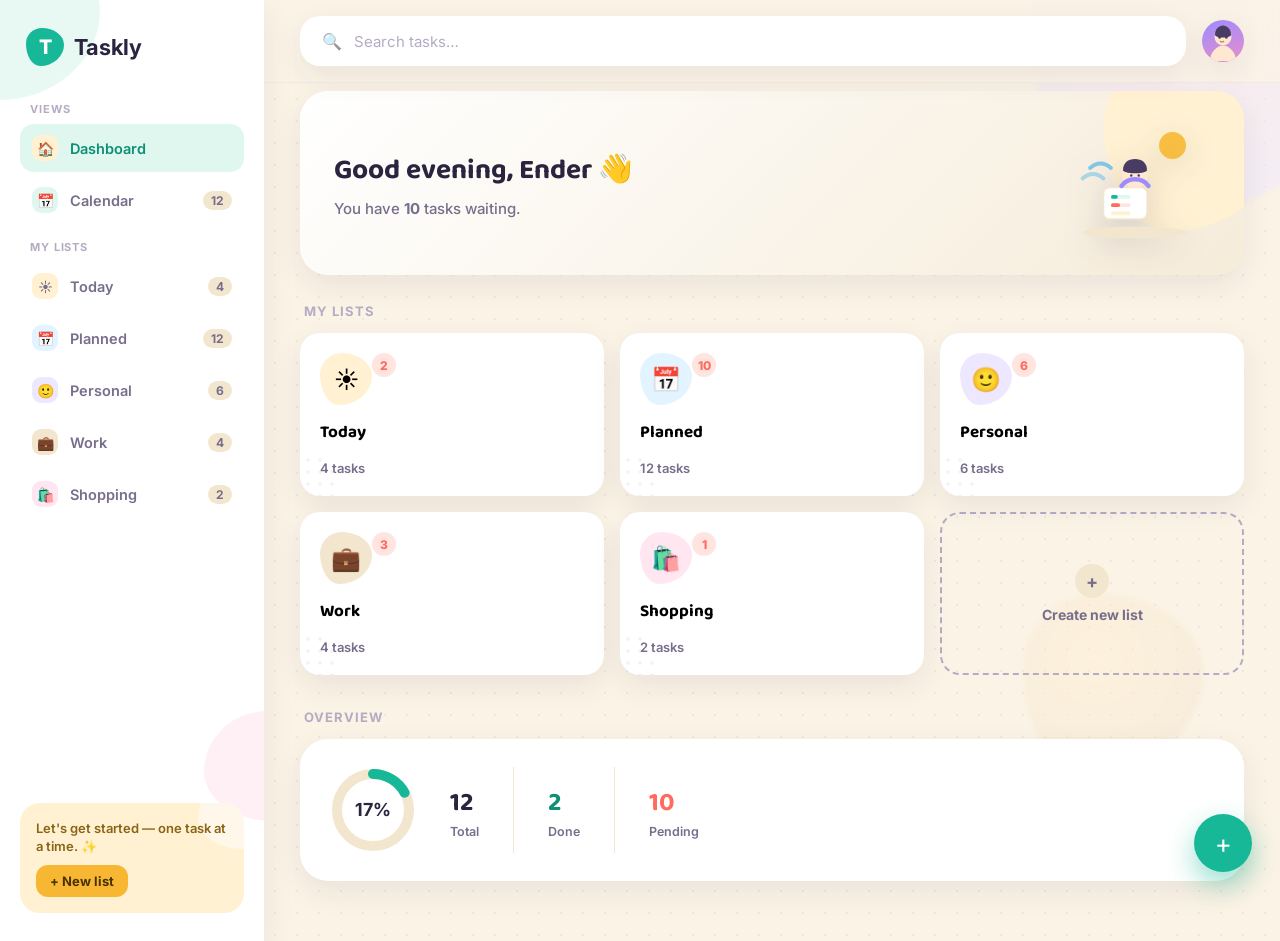
<file: frontend/index.html>
<!DOCTYPE html>
<html lang="en">
<head>
  <meta charset="UTF-8">
  <meta name="viewport" content="width=device-width, initial-scale=1.0">
  <title>Taskly — Get Organized Your Life</title>
  <meta name="description" content="Taskly — A beautiful, fast task manager with lists, priorities, due dates, and a premium cream pastel design.">

  <!-- Fonts -->
  <link rel="preconnect" href="https://fonts.googleapis.com">
  <link href="https://fonts.googleapis.com/css2?family=Baloo+2:wght@500;600;700;800&family=Inter:wght@400;500;600;700;800&display=swap" rel="stylesheet">

  <!-- PWA & Mobile Standalone Tags -->
  <link rel="manifest" href="manifest.json">
  <meta name="theme-color" content="#17B897">
  <meta name="apple-mobile-web-app-capable" content="yes">
  <meta name="apple-mobile-web-app-status-bar-style" content="black-translucent">
  <meta name="apple-mobile-web-app-title" content="Taskly">
  <link rel="apple-touch-icon" href="icon-192.png">

  <!-- Styles -->
  <link rel="stylesheet" href="style.css">
</head>
<body>

<!-- ─── Ambient Background Decoration ─────────────────────── -->
<div class="bg-decor" aria-hidden="true">
  <span class="b1"></span>
  <span class="b2"></span>
  <span class="b3"></span>
</div>

<!-- ═══════════════════════════════════════════════════════════
     APP SHELL
═══════════════════════════════════════════════════════════ -->
<div id="app">
  <!-- Mobile overlay backdrop -->
  <div class="overlay" id="overlay"></div>

  <!-- ─── Sidebar Navigation ──────────────────────────────── -->
  <aside class="sidebar" id="sidebar">
    <!-- Brand / Logo -->
    <div style="display:flex;align-items:center;">
      <div class="brand">
        <div class="blob mark">T</div>
        <span>Taskly</span>
      </div>
      <button class="drawer-close" id="drawerClose">✕</button>
    </div>

    <!-- My Lists — injected by renderNav() -->
    <div class="nav-group" id="navLists">
      <div class="nav-label">My Lists</div>
    </div>

    <!-- Sidebar footer: motivation + new list button -->
    <div class="sidebar-footer">
      <p id="footerMotivation">Keep the streak going! 🔥</p>
      <button id="addListBtn">+ New list</button>
    </div>
  </aside>

  <!-- ─── Main Column ─────────────────────────────────────── -->
  <div class="main">

    <!-- ─── Topbar ──────────────────────────────────────── -->
    <div class="topbar">
      <div class="topbar-inner">
        <!-- Mobile hamburger -->
        <button class="hamburger" id="hamburger">☰</button>

        <!-- Search bar -->
        <div class="search">
          <span class="search-icon" aria-hidden="true">🔍</span>
          <input type="text" id="searchInput" placeholder="Search tasks…" aria-label="Search tasks" autocomplete="off">
          <button id="searchClearBtn" class="search-clear-btn" title="Clear search" aria-label="Clear search" style="display:none;">✕</button>
        </div>

        <!-- Avatar / Profile trigger -->
        <div class="avatar" id="avatarBtn" title="Ender Profile" role="button" tabindex="0" aria-haspopup="true">
          <svg viewBox="0 0 42 42" xmlns="http://www.w3.org/2000/svg" aria-hidden="true">
            <circle cx="21" cy="17" r="8.5" fill="#FFE8CF"/>
            <path d="M8 41c0-9.4 7.7-15.5 13-15.5S34 31.6 34 41Z" fill="#FFE8CF"/>
            <path d="M13 15c0-6 4-9.5 8-9.5s8 3.5 8 9.5c0 1-3 2.5-8 2.5s-8-1.5-8-2.5Z" fill="#4A3B63"/>
            <circle cx="17.6" cy="17.5" r="1.3" fill="#4A3B63"/>
            <circle cx="24.4" cy="17.5" r="1.3" fill="#4A3B63"/>
            <path d="M18.3 21.3c.9.7 2.6.7 3.4 0" stroke="#C77B4F" stroke-width="1.2" stroke-linecap="round" fill="none"/>
          </svg>
        </div>

        <!-- ─── Profile Popover Dropdown ────────────────── -->
        <div class="profile-popover" id="profilePopover" role="menu" aria-label="Profile menu">
          <!-- User info header -->
          <div class="profile-header">
            <div class="avatar-lg" aria-hidden="true">
              <svg viewBox="0 0 42 42" xmlns="http://www.w3.org/2000/svg">
                <circle cx="21" cy="17" r="8.5" fill="#FFE8CF"/>
                <path d="M8 41c0-9.4 7.7-15.5 13-15.5S34 31.6 34 41Z" fill="#FFE8CF"/>
                <path d="M13 15c0-6 4-9.5 8-9.5s8 3.5 8 9.5c0 1-3 2.5-8 2.5s-8-1.5-8-2.5Z" fill="#4A3B63"/>
                <circle cx="17.6" cy="17.5" r="1.3" fill="#4A3B63"/>
                <circle cx="24.4" cy="17.5" r="1.3" fill="#4A3B63"/>
                <path d="M18.3 21.3c.9.7 2.6.7 3.4 0" stroke="#C77B4F" stroke-width="1.2" stroke-linecap="round" fill="none"/>
              </svg>
            </div>
            <div class="profile-info">
              <h4 id="popoverName">Ender <span class="pro-badge">PRO</span></h4>
              <p id="popoverEmail">ender@taskly.app</p>
            </div>
          </div>

          <!-- Stats: streak & focus score -->
          <div class="profile-stats">
            <div class="p-stat">
              <span class="p-stat-val">🔥 5 Days</span>
              <span class="p-stat-lbl">Streak</span>
            </div>
            <div class="p-stat-divider"></div>
            <div class="p-stat">
              <span class="p-stat-val" id="popoverCompletion">⚡ 85%</span>
              <span class="p-stat-lbl">Focus Score</span>
            </div>
          </div>

          <!-- Menu items -->
          <div class="profile-menu">
            <button class="profile-item" onclick="openAccountModal()" id="btn-account-settings">
              <span class="p-ic">👤</span> Account Settings
            </button>
            <button class="profile-item" onclick="openShortcutsModal()" id="btn-keyboard-shortcuts">
              <span class="p-ic">⌨️</span> Keyboard Shortcuts
            </button>
            <button class="profile-item" onclick="toggleThemeNotice()" id="btn-theme-preset">
              <span class="p-ic">🎨</span> Theme Preset <span class="p-tag">Cream Pastel</span>
            </button>
            <div class="p-divider"></div>
            <button class="profile-item danger" onclick="confirmSignOut()" id="btn-sign-out">
              <span class="p-ic">🚪</span> Sign Out
            </button>
          </div>
        </div>
        <!-- /Profile Popover -->

      </div>
    </div>
    <!-- /Topbar -->

    <!-- ─── Main Content — injected by render() ─────────── -->
    <div class="content" id="content">
      <!-- Dashboard or List Detail view rendered here -->
    </div>

  </div>
  <!-- /Main Column -->

  <!-- ─── Floating Action Button ───────────────────────────── -->
  <button class="fab" id="fab" title="Add task or go to a list" aria-label="Add task">+</button>

</div>
<!-- /App Shell -->


<!-- ═══════════════════════════════════════════════════════════
     MODALS
═══════════════════════════════════════════════════════════ -->

<!-- ─── New List Modal ───────────────────────────────────── -->
<div class="modal-overlay" id="newListModal" role="dialog" aria-modal="true" aria-labelledby="newListModalTitle">
  <div class="modal">
    <button class="modal-close" onclick="closeModal('newListModal')" aria-label="Close">✕</button>
    <h2 id="newListModalTitle">Create New List ✨</h2>
    <p class="sub">Give your list a name and choose an icon.</p>

    <div class="field-group">
      <div class="field-label">List Name</div>
      <input class="field-input" id="newListName" placeholder="e.g. Health, Finance, Travel…" maxlength="32" aria-label="List name">
    </div>

    <div class="field-group">
      <div class="field-label">Pick an Icon</div>
      <div id="emojiPicker" style="display:flex;flex-wrap:wrap;gap:8px;" role="group" aria-label="Emoji picker">
        <!-- Emoji buttons injected by openNewListModal() -->
      </div>
    </div>

    <div class="modal-actions">
      <button class="btn-ghost" onclick="closeModal('newListModal')">Cancel</button>
      <button class="btn-primary" onclick="createList()" id="btn-create-list">Create List</button>
    </div>
  </div>
</div>

<!-- ─── Add / Edit Task Modal ────────────────────────────── -->
<div class="modal-overlay" id="taskModal" role="dialog" aria-modal="true" aria-labelledby="taskModalTitle">
  <div class="modal">
    <button class="modal-close" onclick="closeModal('taskModal')" aria-label="Close">✕</button>
    <h2 id="taskModalTitle">Add New Task</h2>
    <p class="sub" id="taskModalSub">Fill in the details below.</p>

    <div class="field-group">
      <div class="field-label">Task Title</div>
      <input class="field-input" id="modalTaskTitle" placeholder="What needs to be done?" maxlength="120" aria-label="Task title">
    </div>

    <div class="field-group">
      <div class="field-label">Priority</div>
      <div class="prio-pills" role="group" aria-label="Task priority">
        <button class="prio-pill" data-p="Low"    onclick="selectPrio(this)" id="prio-low">🟢 Low</button>
        <button class="prio-pill selected" data-p="Medium" onclick="selectPrio(this)" id="prio-medium">🟡 Medium</button>
        <button class="prio-pill" data-p="High"   onclick="selectPrio(this)" id="prio-high">🔴 High</button>
      </div>
    </div>

    <div class="field-group">
      <div class="field-label">Due Date <span style="font-weight:400;text-transform:none;letter-spacing:0;">(optional)</span></div>
      <input class="field-input" id="modalTaskDue" type="date" aria-label="Due date">
    </div>

    <!-- Hidden: stores ID when editing an existing task -->
    <input type="hidden" id="editingTaskId">

    <div class="modal-actions">
      <button class="btn-ghost" onclick="closeModal('taskModal')">Cancel</button>
      <button class="btn-primary" onclick="saveTaskFromModal()" id="btn-save-task">Save Task</button>
    </div>
  </div>
</div>

<!-- ─── Confirm Delete Modal ─────────────────────────────── -->
<div class="modal-overlay" id="confirmModal" role="dialog" aria-modal="true" aria-labelledby="confirmTitle">
  <div class="modal" style="max-width:380px;">
    <h2 id="confirmTitle">Delete?</h2>
    <p class="sub" id="confirmMsg">This action cannot be undone.</p>
    <div class="modal-actions">
      <button class="btn-ghost" onclick="closeModal('confirmModal')">Cancel</button>
      <button class="btn-danger" id="confirmYesBtn">Delete</button>
    </div>
  </div>
</div>

<!-- ─── Account Settings Modal ───────────────────────────── -->
<div class="modal-overlay" id="accountModal" role="dialog" aria-modal="true" aria-labelledby="accountModalTitle">
  <div class="modal">
    <button class="modal-close" onclick="closeModal('accountModal')" aria-label="Close">✕</button>
    <h2 id="accountModalTitle">Account Settings 👤</h2>
    <p class="sub">Update your profile info.</p>

    <div class="field-group">
      <div class="field-label">Display Name</div>
      <input class="field-input" id="accountNameInput" value="Ender" maxlength="32" aria-label="Display name">
    </div>

    <div class="field-group">
      <div class="field-label">Email Address</div>
      <input class="field-input" id="accountEmailInput" value="ender@taskly.app" maxlength="48" aria-label="Email address">
    </div>

    <div class="modal-actions">
      <button class="btn-ghost" onclick="closeModal('accountModal')">Cancel</button>
      <button class="btn-primary" onclick="saveAccountSettings()" id="btn-save-account">Save Changes</button>
    </div>
  </div>
</div>

<!-- ─── Keyboard Shortcuts Modal ─────────────────────────── -->
<div class="modal-overlay" id="shortcutsModal" role="dialog" aria-modal="true" aria-labelledby="shortcutsModalTitle">
  <div class="modal" style="max-width:400px;">
    <button class="modal-close" onclick="closeModal('shortcutsModal')" aria-label="Close">✕</button>
    <h2 id="shortcutsModalTitle">Keyboard Shortcuts ⌨️</h2>
    <p class="sub">Speed up your workflow.</p>

    <div class="shortcut-row">
      <span class="s-lbl">Add New Task</span>
      <kbd>N</kbd>
    </div>
    <div class="shortcut-row">
      <span class="s-lbl">Focus Search Bar</span>
      <kbd>/</kbd>
    </div>
    <div class="shortcut-row">
      <span class="s-lbl">Return to Dashboard / Clear</span>
      <kbd>Esc</kbd>
    </div>
    <div class="shortcut-row">
      <span class="s-lbl">Toggle Calendar View</span>
      <kbd>C</kbd>
    </div>
    <div class="shortcut-row">
      <span class="s-lbl">Submit Modal / Form</span>
      <kbd>Enter</kbd>
    </div>

    <div class="modal-actions">
      <button class="btn-primary" style="width:100%;" onclick="closeModal('shortcutsModal')" id="btn-shortcuts-got-it">Got it!</button>
    </div>
  </div>
</div>

<!-- ─── Day Detail View Modal ──────────────────────────────── -->
<div class="modal-overlay" id="dayDetailModal" role="dialog" aria-modal="true" aria-labelledby="dayDetailTitle">
  <div class="modal" style="max-width:540px;">
    <button class="modal-close" onclick="closeModal('dayDetailModal')" aria-label="Close">✕</button>
    <div style="display:flex;align-items:center;gap:12px;margin-bottom:6px;">
      <span style="font-size:24px;">📅</span>
      <h2 id="dayDetailTitle" style="margin:0;">Tasks for Date</h2>
    </div>
    <p class="sub" id="dayDetailSub">Manage tasks scheduled for this day.</p>

    <div id="dayDetailTasksList" style="max-height:320px;overflow-y:auto;display:flex;flex-direction:column;gap:8px;margin:16px 0;">
      <!-- Tasks rendered here -->
    </div>

    <div class="modal-actions" style="justify-content:space-between;align-items:center;">
      <button class="btn-ghost" onclick="closeModal('dayDetailModal')">Close</button>
      <button class="btn-primary" id="dayDetailAddTaskBtn">+ Add Task for this Day</button>
    </div>
  </div>
</div>


<!-- ─── Month & Year Picker Modal ──────────────────────────── -->
<div class="modal-overlay" id="monthYearModal" role="dialog" aria-modal="true" aria-labelledby="monthYearTitle">
  <div class="modal" style="max-width:380px;text-align:center;">
    <button class="modal-close" onclick="closeModal('monthYearModal')" aria-label="Close">✕</button>
    
    <!-- Year Stepper Header -->
    <div class="year-stepper">
      <button class="btn-year-nav" id="btnPrevYear" title="Previous Year">◄</button>
      <span class="year-display" id="pickerYearDisplay">2026</span>
      <button class="btn-year-nav" id="btnNextYear" title="Next Year">►</button>
    </div>

    <!-- 12 Month Grid -->
    <div class="month-grid" id="monthGrid">
      <!-- Injected by app.js -->
    </div>

    <div class="modal-actions" style="justify-content:center;margin-top:18px;">
      <button class="btn-ghost" style="width:100%;" onclick="closeModal('monthYearModal')">Done</button>
    </div>
  </div>
</div>


<!-- ─── App Logic & PWA Service Worker ──────────────────────── -->
<script src="app.js"></script>
<script>
  if ('serviceWorker' in navigator) {
    window.addEventListener('load', () => {
      navigator.serviceWorker.register('./sw.js').catch(err => console.log('SW registration error:', err));
    });
  }
</script>

</body>
</html>
</file>
<file: frontend/style.css>
/* ═══════════════════════════════════════════════════════════
   TASKLY — Design System & Styles
   Cream Pastel Theme
═══════════════════════════════════════════════════════════ */

/* ─── Design Tokens ───────────────────────────────────────── */
:root {
  --cream: #FBF3E6;
  --cream-deep: #F3E6CE;
  --white: #FFFFFF;
  --ink: #2B2440;
  --ink-soft: #786E8C;
  --ink-faint: #B5ACC4;
  --teal: #17B897;
  --teal-deep: #0E8F76;
  --teal-tint: #DFF7EF;
  --coral: #FF6B5C;
  --coral-tint: #FFE4E0;
  --amber: #F7B733;
  --amber-tint: #FFF1D2;
  --lilac: #9C8CFF;
  --lilac-tint: #EDE8FF;
  --sky: #4FB3E8;
  --sky-tint: #E2F4FF;
  --pink: #FF8FBB;
  --pink-tint: #FFE6F0;
  --radius-lg: 28px;
  --radius-md: 20px;
  --radius-sm: 14px;
  --shadow-soft: 0 10px 30px rgba(43, 36, 64, 0.08);
  --shadow-pop: 0 16px 40px rgba(43, 36, 64, 0.14);
}

/* ─── Reset & Base ────────────────────────────────────────── */
* { box-sizing: border-box; }
html, body { margin: 0; padding: 0; }
body {
  background:
    radial-gradient(circle, rgba(43, 36, 64, .06) 1.4px, transparent 1.4px) 0 0 / 22px 22px,
    var(--cream);
  font-family: 'Inter', sans-serif;
  color: var(--ink);
  -webkit-font-smoothing: antialiased;
  position: relative;
}
h1, h2, h3, .display { font-family: 'Baloo 2', sans-serif; }
button { font-family: inherit; cursor: pointer; border: none; background: none; }
input, select { font-family: inherit; }

/* ─── Ambient Background Blobs ───────────────────────────── */
.bg-decor {
  position: fixed; inset: 0; z-index: 0; overflow: hidden; pointer-events: none;
}
.bg-decor span {
  position: absolute; display: block;
  border-radius: 42% 58% 63% 37% / 41% 44% 56% 59%;
  filter: blur(2px); opacity: .5;
}
.bg-decor span.b1 {
  width: 340px; height: 340px; top: -120px; right: -90px;
  background: radial-gradient(circle at 35% 30%, var(--pink-tint), var(--lilac-tint) 70%);
}
.bg-decor span.b2 {
  width: 260px; height: 260px; bottom: -100px; left: -80px;
  background: radial-gradient(circle at 40% 35%, var(--teal-tint), var(--sky-tint) 75%);
}
.bg-decor span.b3 {
  width: 180px; height: 180px; bottom: 14%; right: 6%;
  background: radial-gradient(circle at 40% 35%, var(--amber-tint), var(--cream-deep) 75%);
  opacity: .45;
}
#app { position: relative; z-index: 1; }

/* ─── Blob Badge Shapes ───────────────────────────────────── */
.blob {
  border-radius: 42% 58% 63% 37% / 41% 44% 56% 59%;
  display: flex; align-items: center; justify-content: center;
  transition: border-radius .5s ease, transform .35s ease;
  flex-shrink: 0;
}
.blob:hover {
  border-radius: 58% 42% 37% 63% / 55% 60% 40% 45%;
  transform: rotate(-4deg) scale(1.04);
}

/* ─── App Shell ───────────────────────────────────────────── */
#app { display: flex; min-height: 100vh; }

/* ─── Sidebar ─────────────────────────────────────────────── */
.sidebar {
  width: 264px; flex-shrink: 0;
  background: var(--white);
  padding: 28px 20px;
  display: flex; flex-direction: column; gap: 26px;
  box-shadow: var(--shadow-soft);
  position: relative; z-index: 20;
  overflow: hidden;
}
.sidebar::before {
  content: ""; position: absolute; top: -60px; left: -60px;
  width: 160px; height: 160px;
  background: var(--teal-tint);
  border-radius: 42% 58% 63% 37% / 41% 44% 56% 59%;
  z-index: 0; opacity: .7;
}
.sidebar::after {
  content: ""; position: absolute; bottom: 120px; right: -50px;
  width: 110px; height: 110px;
  background: var(--pink-tint);
  border-radius: 58% 42% 37% 63% / 55% 60% 40% 45%;
  z-index: 0; opacity: .6;
}
.sidebar > * { position: relative; z-index: 1; }

/* Brand */
.brand { display: flex; align-items: center; gap: 10px; padding: 0 6px; }
.brand .mark {
  width: 38px; height: 38px; background: var(--teal);
  color: white; font-size: 20px; font-weight: 800;
}
.brand span { font-size: 22px; font-weight: 700; }

/* Nav */
.nav-group { display: flex; flex-direction: column; gap: 4px; }
.nav-label {
  font-size: 11px; font-weight: 700; letter-spacing: .08em;
  color: var(--ink-faint); text-transform: uppercase; margin: 10px 10px 4px;
}
.nav-item {
  display: flex; align-items: center; gap: 12px;
  padding: 11px 12px; border-radius: 14px;
  font-weight: 600; font-size: 14.5px; color: var(--ink-soft);
  transition: background .2s ease, color .2s ease;
  text-align: left; width: 100%;
}
.nav-item .ic {
  width: 26px; height: 26px; border-radius: 9px;
  display: flex; align-items: center; justify-content: center;
  font-size: 14px; flex-shrink: 0;
}
.nav-item:hover { background: var(--cream); color: var(--ink); }
.nav-item.active { background: var(--teal-tint); color: var(--teal-deep); }
.nav-item .count {
  margin-left: auto; font-size: 12px; font-weight: 700;
  background: var(--cream-deep); color: var(--ink-soft);
  padding: 2px 8px; border-radius: 20px;
}
.nav-item.active .count { background: var(--teal); color: white; }
.nav-item .del-list {
  margin-left: auto; opacity: 0; font-size: 13px;
  color: var(--ink-faint); padding: 2px 5px; border-radius: 6px;
  transition: opacity .15s, color .15s;
}
.nav-item:hover .del-list { opacity: 1; }
.nav-item .del-list:hover { color: var(--coral); }

/* Sidebar footer */
.sidebar-footer {
  margin-top: auto; background: var(--amber-tint);
  border-radius: var(--radius-md); padding: 16px;
  position: relative; overflow: hidden;
}
.sidebar-footer::after {
  content: ""; position: absolute; top: -24px; right: -24px;
  width: 70px; height: 70px;
  background: rgba(255, 255, 255, .55);
  border-radius: 58% 42% 37% 63% / 55% 60% 40% 45%;
}
.sidebar-footer p {
  margin: 0 0 10px; font-size: 13px; font-weight: 600;
  color: #8A6415; line-height: 1.4; position: relative; z-index: 1;
}
.sidebar-footer button {
  background: var(--amber); color: #4A3200; font-weight: 700;
  font-size: 13px; padding: 8px 14px; border-radius: 12px;
  position: relative; z-index: 1; transition: transform .15s;
}
.sidebar-footer button:hover { transform: scale(1.04); }

/* Drawer / mobile toggle */
.drawer-close, .hamburger { display: none; }

/* ─── Main Column ─────────────────────────────────────────── */
.main { flex: 1; min-width: 0; display: flex; flex-direction: column; }

/* ─── Topbar ──────────────────────────────────────────────── */
.topbar {
  position: sticky; top: 0;
  background: rgba(251, 243, 230, .88); backdrop-filter: blur(12px);
  -webkit-backdrop-filter: blur(12px);
  z-index: 10; padding: 16px 0;
  border-bottom: 1px solid rgba(43, 36, 64, 0.04);
}
.topbar-inner {
  display: flex; align-items: center; gap: 16px;
  padding: 0 36px; max-width: 1080px; width: 100%; margin: 0 auto;
}
.search {
  flex: 1; display: flex; align-items: center; gap: 12px;
  background: var(--white); border-radius: 20px; padding: 13px 20px;
  min-height: 50px; box-shadow: var(--shadow-soft);
  border: 2px solid transparent;
  transition: all .2s cubic-bezier(0.16, 1, 0.3, 1);
}
.search:hover { box-shadow: 0 8px 24px rgba(43, 36, 64, 0.09); }
.search:focus-within {
  border-color: var(--teal);
  box-shadow: 0 10px 28px rgba(23, 184, 151, 0.16);
  background: var(--white);
}
.search-icon {
  font-size: 16px; opacity: 0.65; user-select: none;
  flex-shrink: 0; display: flex; align-items: center;
}
.search input {
  border: none; outline: none; background: none;
  font-size: 15px; font-weight: 500; width: 100%; color: var(--ink); padding: 0;
}
.search input::placeholder { color: var(--ink-faint); font-weight: 400; }
.search-clear-btn {
  background: var(--cream); color: var(--ink-soft); border: none;
  border-radius: 50%; width: 22px; height: 22px; font-size: 11px; font-weight: 700;
  display: flex; align-items: center; justify-content: center;
  cursor: pointer; transition: all .15s ease; flex-shrink: 0;
}
.search-clear-btn:hover { background: var(--coral-tint); color: var(--coral); }

/* Avatar */
.avatar {
  width: 42px; height: 42px; border-radius: 50%;
  background: linear-gradient(160deg, var(--lilac) 0%, var(--pink) 130%);
  display: flex; align-items: center; justify-content: center;
  box-shadow: var(--shadow-soft); flex-shrink: 0; overflow: hidden;
  cursor: pointer; transition: transform .2s ease, box-shadow .2s ease;
}
.avatar:hover { transform: scale(1.08); box-shadow: var(--shadow-pop); }

/* ─── Profile Popover Dropdown ────────────────────────────── */
.profile-popover {
  position: absolute; top: 74px; right: 36px; width: 310px;
  background: var(--white); border-radius: var(--radius-lg);
  padding: 20px; box-shadow: var(--shadow-pop);
  z-index: 100; display: none; flex-direction: column; gap: 14px;
  animation: popIn .22s cubic-bezier(.2, .9, .3, 1) both;
  border: 1px solid rgba(43, 36, 64, 0.06);
}
.profile-popover.open { display: flex; }
@keyframes popIn {
  from { opacity: 0; transform: translateY(-8px) scale(.95); }
  to   { opacity: 1; transform: none; }
}
.profile-header { display: flex; align-items: center; gap: 12px; }
.avatar-lg {
  width: 48px; height: 48px; border-radius: 50%;
  background: linear-gradient(160deg, var(--lilac) 0%, var(--pink) 130%);
  display: flex; align-items: center; justify-content: center;
  flex-shrink: 0; overflow: hidden; box-shadow: var(--shadow-soft);
}
.avatar-lg svg { width: 100%; height: 100%; display: block; }
.profile-info h4 { margin: 0; font-size: 15.5px; display: flex; align-items: center; gap: 6px; }
.pro-badge {
  font-size: 9px; font-weight: 800; background: var(--amber-tint); color: #8A6415;
  padding: 2px 6px; border-radius: 8px; letter-spacing: .04em;
}
.profile-info p { margin: 2px 0 0; font-size: 12px; color: var(--ink-soft); font-weight: 500; }
.profile-stats {
  display: flex; align-items: center; justify-content: space-around;
  background: var(--cream); border-radius: 16px; padding: 10px 12px;
}
.p-stat { display: flex; flex-direction: column; align-items: center; }
.p-stat-val { font-size: 13px; font-weight: 700; color: var(--ink); }
.p-stat-lbl { font-size: 10.5px; color: var(--ink-soft); font-weight: 600; }
.p-stat-divider { width: 1px; height: 24px; background: var(--cream-deep); }
.profile-menu { display: flex; flex-direction: column; gap: 2px; }
.profile-item {
  display: flex; align-items: center; gap: 10px; padding: 10px 12px;
  border-radius: 12px; font-size: 13.5px; font-weight: 600; color: var(--ink-soft);
  transition: background .15s, color .15s; width: 100%; text-align: left;
}
.profile-item:hover { background: var(--cream); color: var(--ink); }
.profile-item.danger:hover { background: var(--coral-tint); color: var(--coral); }
.profile-item .p-ic { font-size: 15px; }
.profile-item .p-tag {
  margin-left: auto; font-size: 10.5px; background: var(--teal-tint);
  color: var(--teal-deep); padding: 2px 8px; border-radius: 10px; font-weight: 700;
}
.p-divider { height: 1px; background: var(--cream-deep); margin: 4px 0; }
.shortcut-row {
  display: flex; align-items: center; justify-content: space-between;
  padding: 10px 12px; background: var(--cream); border-radius: 12px; margin-bottom: 8px;
}
.shortcut-row .s-lbl { font-size: 13px; font-weight: 600; color: var(--ink); }
.shortcut-row kbd {
  background: var(--white); box-shadow: 0 2px 4px rgba(43, 36, 64, .1);
  padding: 4px 8px; border-radius: 6px; font-family: inherit;
  font-weight: 700; font-size: 12px; color: var(--teal-deep);
}

/* ─── Content Area ────────────────────────────────────────── */
.content {
  padding: 8px 36px 60px;
  max-width: 1080px; width: 100%; margin: 0 auto;
}

/* ─── Dashboard: Hero ─────────────────────────────────────── */
.hero {
  background: linear-gradient(135deg, var(--white) 0%, var(--cream-deep) 130%);
  border-radius: var(--radius-lg); padding: 32px 34px;
  display: flex; align-items: center; justify-content: space-between; gap: 24px;
  box-shadow: var(--shadow-soft); margin-bottom: 28px;
  position: relative; overflow: hidden;
}
.hero::after {
  content: ""; position: absolute; right: -40px; top: -40px;
  width: 180px; height: 180px;
  background: var(--amber-tint);
  border-radius: 42% 58% 63% 37% / 41% 44% 56% 59%; z-index: 0;
}
.hero-text { position: relative; z-index: 1; }
.hero-text h1 { margin: 0 0 6px; font-size: 28px; }
.hero-text p { margin: 0; color: var(--ink-soft); font-size: 15px; font-weight: 500; }
.hero-emoji {
  position: relative; z-index: 1;
  filter: drop-shadow(0 8px 16px rgba(43, 36, 64, .15)); flex-shrink: 0;
}
.hero-emoji svg { width: 150px; height: 120px; display: block; }

/* ─── Section Title ───────────────────────────────────────── */
.section-title {
  font-size: 13px; font-weight: 700; letter-spacing: .08em;
  text-transform: uppercase; color: var(--ink-faint); margin: 0 0 14px 4px;
}

/* ─── Dashboard: Lists Grid ───────────────────────────────── */
.lists-grid {
  display: grid; grid-template-columns: repeat(auto-fill, minmax(230px, 1fr));
  gap: 16px; margin-bottom: 34px;
}
.list-card {
  background: var(--white); border-radius: var(--radius-md); padding: 20px;
  display: flex; flex-direction: column; gap: 14px;
  box-shadow: var(--shadow-soft); cursor: pointer; text-align: left;
  transition: transform .2s ease, box-shadow .2s ease;
  position: relative; overflow: hidden;
}
.list-card::after {
  content: ""; position: absolute; bottom: -22px; left: -22px;
  width: 64px; height: 64px;
  background: radial-gradient(circle, rgba(43, 36, 64, .05) 1.6px, transparent 1.6px) 0 0 / 12px 12px;
  border-radius: 50%; pointer-events: none;
}
.list-card:hover { transform: translateY(-4px); box-shadow: var(--shadow-pop); }
.list-card .blob { width: 52px; height: 52px; font-size: 24px; position: relative; z-index: 1; }
.list-card h3 { margin: 0; font-size: 17px; position: relative; z-index: 1; }
.list-card .meta {
  display: flex; align-items: center; justify-content: space-between;
  position: relative; z-index: 1;
}
.list-card > div { position: relative; z-index: 1; }
.list-card .meta span { font-size: 13px; color: var(--ink-soft); font-weight: 600; }
.list-card .badge {
  background: var(--coral-tint); color: var(--coral); font-weight: 800;
  font-size: 12px; width: 24px; height: 24px; border-radius: 50%;
  display: flex; align-items: center; justify-content: center;
}
.list-card .del-card {
  position: absolute; top: 12px; right: 12px; opacity: 0;
  width: 26px; height: 26px; border-radius: 8px;
  background: var(--coral-tint); color: var(--coral);
  font-size: 12px; font-weight: 800;
  display: flex; align-items: center; justify-content: center;
  transition: opacity .2s; z-index: 2;
}
.list-card:hover .del-card { opacity: 1; }
.new-list-card {
  border: 2px dashed var(--ink-faint); border-radius: var(--radius-md);
  display: flex; flex-direction: column; align-items: center; justify-content: center; gap: 8px;
  padding: 20px; color: var(--ink-soft); font-weight: 700; font-size: 14px;
  background: transparent; min-height: 120px; transition: all .2s ease;
}
.new-list-card:hover { border-color: var(--teal); color: var(--teal-deep); background: var(--teal-tint); }
.new-list-card .plus-ic {
  width: 34px; height: 34px; border-radius: 50%;
  background: var(--cream-deep); display: flex; align-items: center; justify-content: center;
  font-size: 18px;
}

/* ─── Dashboard: Overview Card ────────────────────────────── */
.overview-card {
  background: var(--white); border-radius: var(--radius-lg); padding: 28px 30px;
  box-shadow: var(--shadow-soft); display: flex; align-items: center; gap: 34px; flex-wrap: wrap;
}
.ring-wrap { display: flex; align-items: center; gap: 16px; }
.stat { display: flex; flex-direction: column; }
.stat .num { font-family: 'Baloo 2'; font-size: 26px; font-weight: 700; }
.stat .lbl { font-size: 12.5px; color: var(--ink-soft); font-weight: 600; }
.stat.done .num { color: var(--teal-deep); }
.stat.pending .num { color: var(--coral); }
.overview-divider { width: 1px; align-self: stretch; background: var(--cream-deep); }

/* ─── List Detail: Header ─────────────────────────────────── */
.list-header {
  display: flex; align-items: center; justify-content: space-between;
  gap: 18px; margin-bottom: 22px; flex-wrap: wrap;
}
.btn-delete-list {
  background: var(--coral-tint); color: var(--coral);
  font-weight: 700; font-size: 13px; padding: 9px 16px; border-radius: 14px;
  display: flex; align-items: center; gap: 6px; transition: all .15s ease;
}
.btn-delete-list:hover {
  background: var(--coral); color: white;
  transform: scale(1.03); box-shadow: var(--shadow-soft);
}
.btn-clear-list {
  background: var(--white); color: var(--ink-soft);
  font-weight: 700; font-size: 13px; padding: 9px 16px; border-radius: 14px;
  display: flex; align-items: center; gap: 6px; transition: all .15s ease;
  box-shadow: var(--shadow-soft);
}
.btn-clear-list:hover { background: var(--coral-tint); color: var(--coral); }
.back-btn {
  display: flex; align-items: center; gap: 6px;
  font-weight: 700; font-size: 14px; color: var(--ink-soft); padding: 8px 4px;
}
.back-btn:hover { color: var(--ink); }
.list-header .blob { width: 58px; height: 58px; font-size: 26px; }
.list-header h2 { margin: 0; font-size: 24px; }
.list-header .sub { margin: 2px 0 0; color: var(--ink-soft); font-size: 13.5px; font-weight: 600; }

/* ─── List Detail: Tabs ───────────────────────────────────── */
.tabs {
  display: flex; gap: 6px; background: var(--white);
  padding: 5px; border-radius: 16px; box-shadow: var(--shadow-soft);
  width: fit-content; margin-bottom: 20px;
}
.tab {
  padding: 9px 20px; border-radius: 12px; font-weight: 700;
  font-size: 13.5px; color: var(--ink-soft); transition: background .2s, color .2s;
}
.tab.active { background: var(--teal); color: white; }
.tab:hover:not(.active) { background: var(--cream); }

/* ─── Task List & Rows ────────────────────────────────────── */
.task-list { display: flex; flex-direction: column; gap: 12px; }
.task-row {
  background: var(--white); border-radius: var(--radius-md);
  padding: 16px 18px; display: flex; align-items: center; gap: 14px;
  box-shadow: var(--shadow-soft); transition: box-shadow .2s ease, opacity .2s ease;
  border-left: 5px solid transparent;
}
.task-row:hover { box-shadow: var(--shadow-pop); }
.task-row.priority-High   { border-left-color: var(--coral); }
.task-row.priority-Medium { border-left-color: var(--amber); }
.task-row.priority-Low    { border-left-color: var(--teal); }

/* Checkbox */
.checkbox {
  width: 26px; height: 26px; border-radius: 50%;
  border: 2.5px solid var(--ink-faint);
  display: flex; align-items: center; justify-content: center; flex-shrink: 0;
  transition: all .2s ease; font-size: 13px; color: white;
}
.checkbox.checked { background: var(--teal); border-color: var(--teal); }

/* Task body */
.task-body { flex: 1; min-width: 0; }
.task-title { font-weight: 700; font-size: 15px; margin: 0 0 6px; transition: color .2s ease; }
.task-row.done .task-title { text-decoration: line-through; color: var(--ink-faint); }
.pill {
  display: inline-block; font-size: 11px; font-weight: 800;
  padding: 4px 10px; border-radius: 20px; letter-spacing: .02em;
}
.pill.High   { background: var(--coral-tint); color: var(--coral); }
.pill.Medium { background: var(--amber-tint); color: #8A6415; }
.pill.Low    { background: var(--teal-tint); color: var(--teal-deep); }
.task-due { font-size: 11.5px; color: var(--ink-faint); font-weight: 500; margin-left: 6px; }
.task-due.overdue { color: var(--coral); font-weight: 700; }

/* Task actions */
.task-actions { display: flex; align-items: center; gap: 6px; }
.icon-btn {
  width: 32px; height: 32px; border-radius: 10px;
  display: flex; align-items: center; justify-content: center;
  color: var(--ink-faint); transition: all .2s ease; font-size: 14px;
}
.icon-btn:hover { background: var(--coral-tint); color: var(--coral); }
.icon-btn.edit-btn:hover { background: var(--teal-tint); color: var(--teal-deep); }

/* Empty state */
.empty-state { text-align: center; padding: 60px 20px; color: var(--ink-soft); }
.empty-state .em { margin-bottom: 6px; }
.empty-state .em svg { width: 120px; height: 100px; }
.empty-state p { font-weight: 600; margin: 0; }

/* ─── Add Task Row ────────────────────────────────────────── */
.add-row {
  background: var(--white); border-radius: var(--radius-md); padding: 12px 14px;
  display: flex; gap: 10px; align-items: center;
  box-shadow: var(--shadow-soft); margin-bottom: 16px;
  border: 2px solid transparent; transition: border-color .2s;
}
.add-row:focus-within { border-color: var(--teal); }
.add-row input {
  flex: 1; border: none; outline: none;
  font-size: 14.5px; padding: 8px 4px; background: none; color: var(--ink);
}
.add-row select {
  border: none; outline: none; background: var(--cream);
  border-radius: 10px; padding: 8px 10px;
  font-weight: 700; font-size: 12.5px; color: var(--ink-soft);
}
.add-row input.due-input { flex: 0 0 130px; font-size: 13px; color: var(--ink-soft); }
.add-row button.submit {
  background: var(--teal); color: white; font-weight: 700;
  font-size: 13.5px; padding: 9px 18px; border-radius: 12px; flex-shrink: 0;
  transition: transform .15s, background .15s;
}
.add-row button.submit:hover { background: var(--teal-deep); transform: scale(1.03); }

/* ─── Floating Action Button ──────────────────────────────── */
.fab {
  position: fixed; bottom: 28px; right: 28px;
  width: 58px; height: 58px; border-radius: 50%;
  background: var(--teal); color: white; font-size: 26px;
  display: flex; align-items: center; justify-content: center;
  box-shadow: 0 12px 28px rgba(23, 184, 151, .45);
  z-index: 30; transition: transform .2s ease;
}
.fab:hover { transform: scale(1.08) rotate(90deg); }

/* ─── Modals ──────────────────────────────────────────────── */
.modal-overlay {
  display: none; position: fixed; inset: 0; z-index: 100;
  background: rgba(43, 36, 64, .45); backdrop-filter: blur(4px);
  align-items: center; justify-content: center;
}
.modal-overlay.open { display: flex; }
.modal {
  background: var(--white); border-radius: var(--radius-lg);
  padding: 36px; width: 100%; max-width: 440px;
  box-shadow: var(--shadow-pop);
  position: relative; animation: modalIn .25s cubic-bezier(.2, .9, .3, 1) both;
}
@keyframes modalIn {
  from { opacity: 0; transform: scale(.93) translateY(8px); }
  to   { opacity: 1; transform: none; }
}
.modal h2 { margin: 0 0 6px; font-size: 22px; }
.modal .sub { margin: 0 0 24px; color: var(--ink-soft); font-size: 14px; }
.modal-close {
  position: absolute; top: 18px; right: 18px;
  width: 34px; height: 34px; border-radius: 50%;
  background: var(--cream); font-size: 16px;
  display: flex; align-items: center; justify-content: center;
  color: var(--ink-soft); transition: background .15s;
}
.modal-close:hover { background: var(--coral-tint); color: var(--coral); }
.field-group { display: flex; flex-direction: column; gap: 6px; margin-bottom: 16px; }
.field-label {
  font-size: 12px; font-weight: 700; letter-spacing: .06em;
  text-transform: uppercase; color: var(--ink-faint);
}
.field-input {
  border: 2px solid var(--cream-deep); border-radius: 14px;
  padding: 12px 14px; font-size: 14.5px; color: var(--ink);
  outline: none; transition: border-color .2s; width: 100%;
  background: var(--cream);
}
.field-input:focus { border-color: var(--teal); }
.prio-pills { display: flex; gap: 8px; }
.prio-pill {
  flex: 1; padding: 10px; border-radius: 12px;
  border: 2px solid transparent; font-weight: 700; font-size: 13px; transition: all .2s;
}
.prio-pill[data-p="High"]   { background: var(--coral-tint); color: var(--coral); }
.prio-pill[data-p="Medium"] { background: var(--amber-tint); color: #8A6415; }
.prio-pill[data-p="Low"]    { background: var(--teal-tint); color: var(--teal-deep); }
.prio-pill.selected[data-p="High"]   { border-color: var(--coral); }
.prio-pill.selected[data-p="Medium"] { border-color: var(--amber); }
.prio-pill.selected[data-p="Low"]    { border-color: var(--teal-deep); }
.modal-actions { display: flex; justify-content: flex-end; gap: 10px; margin-top: 24px; }
.btn-ghost {
  background: var(--cream); color: var(--ink-soft);
  font-weight: 700; font-size: 14px; padding: 12px 20px; border-radius: 14px;
  transition: background .15s;
}
.btn-ghost:hover { background: var(--cream-deep); }
.btn-primary {
  background: var(--teal); color: white; font-weight: 700;
  font-size: 14px; padding: 12px 22px; border-radius: 14px;
  transition: background .15s, transform .15s;
}
.btn-primary:hover { background: var(--teal-deep); transform: scale(1.02); }
.btn-danger {
  background: var(--coral-tint); color: var(--coral);
  font-weight: 700; font-size: 14px; padding: 12px 22px; border-radius: 14px;
  transition: background .15s;
}
.btn-danger:hover { background: var(--coral); color: white; }

/* ─── Search Results ──────────────────────────────────────── */
.search-results-title {
  font-size: 12px; font-weight: 700; letter-spacing: .06em;
  text-transform: uppercase; color: var(--ink-faint); margin: 0 0 14px;
}
.search-highlight { background: var(--amber-tint); border-radius: 3px; padding: 0 2px; }

/* ─── Responsive: Mobile Drawer ───────────────────────────── */
.overlay { display: none; }
@media (max-width: 900px) {
  .sidebar {
    position: fixed; top: 0; left: 0; bottom: 0;
    transform: translateX(-100%); transition: transform .3s ease;
    width: 80%; max-width: 300px;
  }
  .sidebar.open { transform: translateX(0); }
  .drawer-close {
    display: flex; margin-left: auto;
    width: 30px; height: 30px; border-radius: 50%;
    background: var(--cream); align-items: center; justify-content: center;
    color: var(--ink-soft);
  }
  .hamburger {
    display: flex; width: 40px; height: 40px; border-radius: 12px;
    background: var(--white); box-shadow: var(--shadow-soft);
    align-items: center; justify-content: center; font-size: 16px; flex-shrink: 0;
  }
  .overlay { display: none; position: fixed; inset: 0; background: rgba(43, 36, 64, .35); z-index: 15; }
  .overlay.show { display: block; }
  .topbar { padding: 12px 0; }
  .topbar-inner { padding: 0 18px; }
  .content { padding: 4px 18px 90px; }
  .hero { padding: 24px 20px; flex-direction: column; align-items: flex-start; gap: 14px; }
  .overview-card { flex-direction: column; align-items: stretch; gap: 18px; }
  .overview-divider { display: none; }
  .lists-grid { grid-template-columns: 1fr 1fr; gap: 12px; }
  .search { max-width: none; }
  .fab { bottom: 20px; right: 20px; width: 52px; height: 52px; font-size: 22px; }
  .add-row .due-input { display: none; }
}
@media (max-width: 520px) {
  .lists-grid { grid-template-columns: 1fr; }
  .hero-text h1 { font-size: 22px; }
  .task-row { padding: 14px; gap: 10px; }
  .list-header h2 { font-size: 20px; }
  .modal { padding: 24px; margin: 16px; }
}

/* ═══════════════════════════════════════════════════════════
   DARK MODE — Eye-Friendly Comfortable Charcoal Obsidian Theme
═══════════════════════════════════════════════════════════ */
[data-theme="dark"] {
  --cream: #121318;            /* Soft Charcoal Obsidian Base */
  --cream-deep: #16171F;       /* Deep Charcoal Surface */
  --white: #1C1E26;            /* Soft Slate Card Background */
  --ink: #E2E8F0;              /* Soft Off-White (Slate 200 — 0% Eye Strain) */
  --ink-soft: #94A3B8;         /* Comfortable Slate Silver (Slate 400) */
  --ink-faint: #64748B;        /* Muted Slate Gray (Slate 500) */
  --teal: #2DD4BF;             /* Soft Mint Teal */
  --teal-deep: #2DD4BF;
  --teal-tint: rgba(45, 212, 191, 0.14);
  --coral: #F472B6;            /* Soft Rose Pink */
  --coral-tint: rgba(244, 114, 182, 0.16);
  --amber: #FBBF24;            /* Soft Amber Gold */
  --amber-tint: rgba(251, 191, 36, 0.16);
  --lilac: #A78BFA;            /* Soft Pastel Lavender */
  --lilac-tint: rgba(167, 139, 250, 0.16);
  --sky: #38BDF8;              /* Soft Sky Blue */
  --sky-tint: rgba(56, 189, 248, 0.16);
  --pink: #F472B6;
  --pink-tint: rgba(244, 114, 182, 0.16);
  --shadow-soft: 0 10px 30px rgba(0, 0, 0, 0.6);
  --shadow-pop: 0 20px 50px rgba(0, 0, 0, 0.75);
}

[data-theme="dark"] body {
  background: #121318;
  color: #E2E8F0;
}

/* Ambient subtle rim lights */
[data-theme="dark"] .bg-decor span.b1 {
  background: radial-gradient(circle at 35% 30%, rgba(244, 114, 182, 0.14), rgba(167, 139, 250, 0.12) 70%);
  opacity: .3;
  filter: blur(50px);
}
[data-theme="dark"] .bg-decor span.b2 {
  background: radial-gradient(circle at 40% 35%, rgba(45, 212, 191, 0.12), rgba(56, 189, 248, 0.12) 75%);
  opacity: .3;
  filter: blur(50px);
}
[data-theme="dark"] .bg-decor span.b3 {
  background: radial-gradient(circle at 40% 35%, rgba(251, 191, 36, 0.1), rgba(0, 0, 0, 0) 75%);
  opacity: .25;
  filter: blur(50px);
}

[data-theme="dark"] .sidebar {
  background: #16171F;
  border-right: 1px solid rgba(255, 255, 255, 0.07);
  box-shadow: 4px 0 24px rgba(0, 0, 0, 0.4);
}

[data-theme="dark"] .topbar {
  background: rgba(22, 23, 31, 0.85);
  backdrop-filter: blur(16px);
  -webkit-backdrop-filter: blur(16px);
  border-bottom: 1px solid rgba(255, 255, 255, 0.07);
}

/* Section Titles & Navigation Labels */
[data-theme="dark"] .section-title,
[data-theme="dark"] .nav-label,
[data-theme="dark"] .field-label,
[data-theme="dark"] .calendar-day-header {
  color: #94A3B8 !important;
  font-weight: 700 !important;
  letter-spacing: .08em;
}

[data-theme="dark"] .brand span {
  color: #F8FAFC !important;
}

[data-theme="dark"] .nav-item {
  color: #CBD5E1;
}
[data-theme="dark"] .nav-item:hover {
  background: rgba(255, 255, 255, 0.06);
  color: #F8FAFC;
}
[data-theme="dark"] .nav-item.active {
  background: rgba(45, 212, 191, 0.14);
  color: #2DD4BF;
}
[data-theme="dark"] .nav-item .count {
  background: #252833;
  color: #CBD5E1;
  border: 1px solid rgba(255, 255, 255, 0.08);
}
[data-theme="dark"] .nav-item.active .count {
  background: #2DD4BF;
  color: #121318;
  font-weight: 800;
}

/* Sidebar Footer & Pro Badges */
[data-theme="dark"] .sidebar-footer {
  background: linear-gradient(180deg, #23201B 0%, #181612 100%);
  border: 1px solid rgba(251, 191, 36, 0.2);
}
[data-theme="dark"] .sidebar-footer p {
  color: #FDE68A !important;
}
[data-theme="dark"] .sidebar-footer button {
  background: #FBBF24;
  color: #121318 !important;
  font-weight: 800;
}
[data-theme="dark"] .pro-badge {
  background: rgba(251, 191, 36, 0.2);
  color: #FDE68A !important;
  border: 1px solid rgba(251, 191, 36, 0.3);
}

[data-theme="dark"] .search {
  background: #1C1E26;
  border: 1px solid rgba(255, 255, 255, 0.08);
  box-shadow: inset 0 1px 0 0 rgba(255, 255, 255, 0.08), 0 4px 16px rgba(0, 0, 0, 0.3);
}
[data-theme="dark"] .search:focus-within {
  border-color: var(--teal);
  box-shadow: inset 0 1px 0 0 rgba(255, 255, 255, 0.15), 0 0 16px rgba(45, 212, 191, 0.25);
}
[data-theme="dark"] .search input {
  background: transparent;
  color: #E2E8F0 !important;
}
[data-theme="dark"] .search input::placeholder {
  color: #64748B;
}

[data-theme="dark"] .profile-popover,
[data-theme="dark"] .modal {
  background: linear-gradient(180deg, #1F212B 0%, #16171F 100%);
  border: 1px solid rgba(255, 255, 255, 0.1);
  box-shadow: inset 0 1px 0 0 rgba(255, 255, 255, 0.12), 0 20px 48px rgba(0, 0, 0, 0.6);
}

[data-theme="dark"] .task-row,
[data-theme="dark"] .calendar-header,
[data-theme="dark"] .overview-card,
[data-theme="dark"] .hero,
[data-theme="dark"] .list-card,
[data-theme="dark"] .tabs,
[data-theme="dark"] .add-row {
  background: linear-gradient(180deg, #1C1E26 0%, #16171F 100%);
  border: 1px solid rgba(255, 255, 255, 0.07);
  box-shadow: inset 0 1px 0 0 rgba(255, 255, 255, 0.08), 0 6px 20px rgba(0, 0, 0, 0.35);
}

[data-theme="dark"] .task-row:hover,
[data-theme="dark"] .calendar-cell:hover,
[data-theme="dark"] .list-card:hover,
[data-theme="dark"] .overview-card:hover {
  background: linear-gradient(180deg, #242733 0%, #1C1E26 100%);
  border-color: rgba(255, 255, 255, 0.16);
  box-shadow: inset 0 1px 0 0 rgba(255, 255, 255, 0.18), 0 10px 28px rgba(0, 0, 0, 0.45);
}

/* Eye-Friendly Soft Card Titles & Subtitles */
[data-theme="dark"] .list-card h3,
[data-theme="dark"] .hero-text h1,
[data-theme="dark"] .modal h2,
[data-theme="dark"] .list-header h2,
[data-theme="dark"] .task-title,
[data-theme="dark"] .profile-info h4,
[data-theme="dark"] .calendar-title-group h2 {
  color: #F8FAFC !important;
}

[data-theme="dark"] .list-card .meta span,
[data-theme="dark"] .hero-text p,
[data-theme="dark"] .hero-text strong,
[data-theme="dark"] .stat .lbl,
[data-theme="dark"] .sub,
[data-theme="dark"] .profile-info p,
[data-theme="dark"] .p-stat-lbl,
[data-theme="dark"] .profile-item,
[data-theme="dark"] .task-due,
[data-theme="dark"] .new-list-card,
[data-theme="dark"] .day-num {
  color: #94A3B8 !important;
}

[data-theme="dark"] .stat .num,
[data-theme="dark"] .p-stat-val {
  color: #F8FAFC !important;
}

[data-theme="dark"] .list-card .badge {
  background: rgba(244, 114, 182, 0.2);
  color: #F472B6 !important;
  border: 1px solid rgba(244, 114, 182, 0.3);
}

/* High Contrast Priority Pills */
[data-theme="dark"] .pill.High,
[data-theme="dark"] .prio-pill[data-p="High"] {
  background: rgba(255, 77, 109, 0.25) !important;
  color: #FF6688 !important;
}
[data-theme="dark"] .pill.Medium,
[data-theme="dark"] .prio-pill[data-p="Medium"] {
  background: rgba(255, 192, 72, 0.25) !important;
  color: #FFD880 !important;
}
[data-theme="dark"] .pill.Low,
[data-theme="dark"] .prio-pill[data-p="Low"] {
  background: rgba(0, 245, 212, 0.25) !important;
  color: #5CFFE4 !important;
}

[data-theme="dark"] .calendar-cell {
  background: linear-gradient(180deg, #0F0F0F 0%, #050505 100%);
  border: 1px solid rgba(255, 255, 255, 0.08);
}
[data-theme="dark"] .calendar-cell.other-month {
  background: #020202;
  opacity: .35;
}
[data-theme="dark"] .day-task-chip {
  background: #181818;
  color: #FFFFFF !important;
  border: 1px solid rgba(255, 255, 255, 0.12);
}

[data-theme="dark"] .field-input,
[data-theme="dark"] .due-input,
[data-theme="dark"] .add-row input,
[data-theme="dark"] select,
[data-theme="dark"] .cal-select {
  background: #080808 !important;
  color: #FFFFFF !important;
  border: 1px solid rgba(255, 255, 255, 0.16) !important;
  box-shadow: inset 0 1px 2px rgba(0, 0, 0, 0.8) !important;
}

[data-theme="dark"] .field-input:focus,
[data-theme="dark"] .add-row:focus-within {
  border-color: var(--teal) !important;
  box-shadow: inset 0 1px 0 0 rgba(255, 255, 255, 0.2), 0 0 16px rgba(0, 245, 212, 0.3) !important;
}

[data-theme="dark"] option {
  background: #0D0D0D;
  color: #FFFFFF;
}

[data-theme="dark"] .nav-item:hover {
  background: rgba(255, 255, 255, 0.08);
  color: #FFFFFF;
}

[data-theme="dark"] .btn-clear-list,
[data-theme="dark"] .btn-cal-nav,
[data-theme="dark"] .btn-ghost {
  background: linear-gradient(180deg, #161616 0%, #0A0A0A 100%);
  color: #FFFFFF !important;
  border: 1px solid rgba(255, 255, 255, 0.12);
}
[data-theme="dark"] .btn-clear-list:hover,
[data-theme="dark"] .btn-cal-nav:hover,
[data-theme="dark"] .btn-ghost:hover {
  background: linear-gradient(180deg, #222222 0%, #121212 100%);
  border-color: rgba(255, 255, 255, 0.25);
}

[data-theme="dark"] .profile-stats,
[data-theme="dark"] .shortcut-row {
  background: #080808;
  border: 1px solid rgba(255, 255, 255, 0.08);
}
[data-theme="dark"] .shortcut-row .s-lbl {
  color: #FFFFFF !important;
}
[data-theme="dark"] .shortcut-row kbd {
  background: #141414;
  color: var(--teal);
  box-shadow: inset 0 1px 0 rgba(255, 255, 255, 0.2);
  border: 1px solid rgba(255, 255, 255, 0.12);
}

[data-theme="dark"] .new-list-card {
  border-color: rgba(255, 255, 255, 0.2);
  background: rgba(255, 255, 255, 0.01);
}
[data-theme="dark"] .new-list-card:hover {
  border-color: var(--teal);
  background: var(--teal-tint);
  color: var(--teal) !important;
}

/* SVG Fill Overrides in Dark Mode */
[data-theme="dark"] .hero-emoji svg ellipse { fill: #1E293B; }
[data-theme="dark"] .hero-emoji svg path[fill="#4A3B63"] { fill: #00F5D4; }
[data-theme="dark"] .hero-emoji svg circle[fill="#4A3B63"] { fill: #00F5D4; }
[data-theme="dark"] .avatar svg path[fill="#4A3B63"] { fill: #00F5D4; }
[data-theme="dark"] .avatar svg circle[fill="#4A3B63"] { fill: #00F5D4; }
[data-theme="dark"] .avatar-lg svg path[fill="#4A3B63"] { fill: #00F5D4; }
[data-theme="dark"] .avatar-lg svg circle[fill="#4A3B63"] { fill: #00F5D4; }

/* ═══════════════════════════════════════════════════════════
   CALENDAR VIEW — Cream Pastel Theme
═══════════════════════════════════════════════════════════ */
.calendar-header {
  background: var(--white);
  border-radius: var(--radius-lg);
  padding: 22px 28px;
  box-shadow: var(--shadow-soft);
  display: flex;
  align-items: center;
  justify-content: space-between;
  margin-bottom: 24px;
  flex-wrap: wrap;
  gap: 16px;
}
.calendar-title-group {
  display: flex;
  align-items: center;
  gap: 12px;
}
.calendar-title-group h2 {
  margin: 0;
  font-size: 26px;
  font-weight: 700;
  color: var(--ink);
}
.calendar-nav-btns {
  display: flex;
  align-items: center;
  gap: 8px;
}
.btn-cal-nav {
  height: 38px;
  padding: 0 16px;
  border-radius: 12px;
  background: var(--cream);
  color: var(--ink);
  font-weight: 600;
  font-size: 14px;
  display: flex;
  align-items: center;
  justify-content: center;
  transition: all .2s ease;
}
.btn-cal-nav:hover {
  background: var(--cream-deep);
  transform: translateY(-1px);
}
.btn-cal-today {
  background: var(--teal-tint);
  color: var(--teal-deep);
}
.btn-cal-today:hover {
  background: var(--teal);
  color: white;
}
.calendar-stats {
  display: flex;
  align-items: center;
  gap: 12px;
}
.cal-stat-pill {
  background: var(--cream);
  padding: 6px 14px;
  border-radius: 20px;
  font-size: 13px;
  font-weight: 600;
  color: var(--ink-soft);
}
.cal-stat-pill strong {
  color: var(--ink);
}

/* Calendar Grid */
.calendar-grid {
  display: grid;
  grid-template-columns: repeat(7, minmax(0, 1fr));
  gap: 10px;
  margin-bottom: 30px;
  width: 100%;
  box-sizing: border-box;
}
.calendar-day-header {
  text-align: center;
  font-size: 12px;
  font-weight: 800;
  letter-spacing: .08em;
  text-transform: uppercase;
  color: var(--ink-faint);
  padding: 8px 0;
  width: 100%;
  box-sizing: border-box;
  overflow: hidden;
  white-space: nowrap;
}

/* Calendar Cell — STRICT EQUAL DIMENSIONS ACROSS ALL TILES */
.calendar-cell {
  background: var(--white);
  border-radius: var(--radius-sm);
  height: 120px;
  min-width: 0;
  padding: 8px;
  box-shadow: var(--shadow-soft);
  display: flex;
  flex-direction: column;
  gap: 5px;
  transition: transform .2s ease, box-shadow .2s ease, border-color .2s ease;
  position: relative;
  cursor: pointer;
  border: 2px solid transparent;
  box-sizing: border-box;
  overflow: hidden;
}
.calendar-cell:hover {
  transform: translateY(-2px);
  box-shadow: var(--shadow-pop);
  border-color: var(--cream-deep);
}
.calendar-cell.today {
  background: var(--teal-tint);
  border-color: var(--teal);
}
.calendar-cell.other-month {
  opacity: .45;
  background: rgba(251, 243, 230, .6);
}

/* Cell Header */
.cell-header {
  display: flex;
  align-items: center;
  justify-content: space-between;
  margin-bottom: 2px;
}
.day-num {
  font-size: 14px;
  font-weight: 700;
  color: var(--ink-soft);
  width: 26px;
  height: 26px;
  display: flex;
  align-items: center;
  justify-content: center;
  border-radius: 50%;
}
.calendar-cell.today .day-num {
  background: var(--teal);
  color: white;
}
.cell-add-btn {
  opacity: 0;
  width: 22px;
  height: 22px;
  border-radius: 6px;
  background: var(--cream);
  color: var(--ink-soft);
  font-size: 14px;
  font-weight: 700;
  display: flex;
  align-items: center;
  justify-content: center;
  transition: all .15s ease;
}
.calendar-cell:hover .cell-add-btn {
  opacity: 1;
}
.cell-add-btn:hover {
  background: var(--teal);
  color: white;
}

/* Tasks inside Day Cell */
.cell-tasks {
  display: flex;
  flex-direction: column;
  gap: 4px;
  overflow: hidden;
}
.day-task-chip {
  display: flex;
  align-items: center;
  gap: 6px;
  padding: 4px 8px;
  border-radius: 8px;
  background: var(--cream);
  font-size: 11.5px;
  font-weight: 600;
  color: var(--ink);
  white-space: nowrap;
  overflow: hidden;
  text-overflow: ellipsis;
  transition: background .15s ease;
}
.day-task-chip:hover {
  background: var(--cream-deep);
}
.day-task-chip.done {
  text-decoration: line-through;
  opacity: .55;
}
.day-task-chip .prio-dot {
  width: 7px;
  height: 7px;
  border-radius: 50%;
  flex-shrink: 0;
}
.day-task-chip .prio-dot.High { background: var(--coral); }
.day-task-chip .prio-dot.Medium { background: var(--amber); }
.day-task-chip .prio-dot.Low { background: var(--teal); }

.day-task-more {
  font-size: 10.5px;
  font-weight: 700;
  color: var(--teal-deep);
  padding: 2px 6px;
  border-radius: 6px;
  background: var(--teal-tint);
  align-self: flex-start;
}

/* Day Detail Modal Tasks */
.day-detail-row {
  display: flex;
  align-items: center;
  gap: 12px;
  padding: 12px 16px;
  border-radius: 14px;
  background: var(--cream);
  transition: background .15s ease;
}
.day-detail-row:hover {
  background: var(--cream-deep);
}
.day-detail-row.done .task-title {
  text-decoration: line-through;
  color: var(--ink-faint);
}

/* Month & Year Picker Button — Fixed Width to Prevent Shifting */
.month-year-btn {
  display: flex;
  align-items: center;
  justify-content: space-between;
  width: 240px;
  flex-shrink: 0;
  box-sizing: border-box;
  font-family: 'Baloo 2', sans-serif;
  font-size: 20px;
  font-weight: 700;
  color: var(--ink);
  background: var(--cream);
  padding: 6px 16px;
  border-radius: 14px;
  cursor: pointer;
  transition: background .15s ease, transform .15s ease, border-color .15s ease;
  border: 1px solid transparent;
}
.month-year-btn:hover {
  background: var(--cream-deep);
  transform: translateY(-1px);
}
.month-year-text {
  flex: 1;
  text-align: center;
  white-space: nowrap;
  overflow: hidden;
  text-overflow: ellipsis;
}
.month-year-btn .chevron {
  font-size: 13px;
  color: var(--ink-soft);
  margin-left: 4px;
}

/* Year Stepper in Modal */
.year-stepper {
  display: flex;
  align-items: center;
  justify-content: center;
  gap: 16px;
  margin-bottom: 20px;
}
.year-display {
  font-family: 'Baloo 2', sans-serif;
  font-size: 28px;
  font-weight: 800;
  color: var(--ink);
}
.btn-year-nav {
  width: 36px;
  height: 36px;
  border-radius: 50%;
  background: var(--cream);
  color: var(--ink);
  font-size: 14px;
  font-weight: 700;
  display: flex;
  align-items: center;
  justify-content: center;
  transition: all .15s ease;
}
.btn-year-nav:hover {
  background: var(--teal);
  color: white;
}

/* 12 Month Grid in Modal */
.month-grid {
  display: grid;
  grid-template-columns: repeat(3, 1fr);
  gap: 10px;
}
.month-tile {
  padding: 14px 8px;
  border-radius: 14px;
  background: var(--cream);
  color: var(--ink);
  font-weight: 700;
  font-size: 14px;
  text-align: center;
  cursor: pointer;
  transition: all .15s ease;
  border: 2px solid transparent;
}
.month-tile:hover {
  background: var(--cream-deep);
  transform: scale(1.03);
}
.month-tile.active {
  background: var(--teal);
  color: white;
}

[data-theme="dark"] .month-year-btn {
  background: linear-gradient(180deg, #161616 0%, #0A0A0A 100%);
  border: 1px solid rgba(255, 255, 255, 0.12);
  color: #FFFFFF;
}
[data-theme="dark"] .month-year-btn:hover {
  background: linear-gradient(180deg, #222222 0%, #121212 100%);
  border-color: rgba(255, 255, 255, 0.25);
}
[data-theme="dark"] .month-tile {
  background: #141414;
  color: #FFFFFF;
  border: 1px solid rgba(255, 255, 255, 0.08);
}
[data-theme="dark"] .month-tile:hover {
  background: #222222;
  border-color: rgba(255, 255, 255, 0.2);
}
[data-theme="dark"] .month-tile.active {
  background: var(--teal);
  color: #000000;
}
[data-theme="dark"] .btn-year-nav {
  background: #141414;
  color: #FFFFFF;
  border: 1px solid rgba(255, 255, 255, 0.12);
}

@media (max-width: 900px) {
  .calendar-grid {
    grid-template-columns: repeat(7, 1fr);
    gap: 6px;
  }
  .calendar-cell {
    height: 96px;
    padding: 6px;
  }
  .day-task-chip {
    font-size: 10px;
    padding: 3px 5px;
  }
}
@media (max-width: 600px) {
  .calendar-header {
    flex-direction: column;
    align-items: flex-start;
    gap: 12px;
  }
  .month-year-btn {
    width: 180px;
    font-size: 18px;
    padding: 5px 12px;
  }
  .calendar-cell {
    height: 68px;
    padding: 4px;
  }
  .cell-tasks {
    display: none;
  }
  .mobile-task-dots {
    display: flex;
    gap: 3px;
    margin-top: 4px;
    flex-wrap: wrap;
  }
}
</file>
